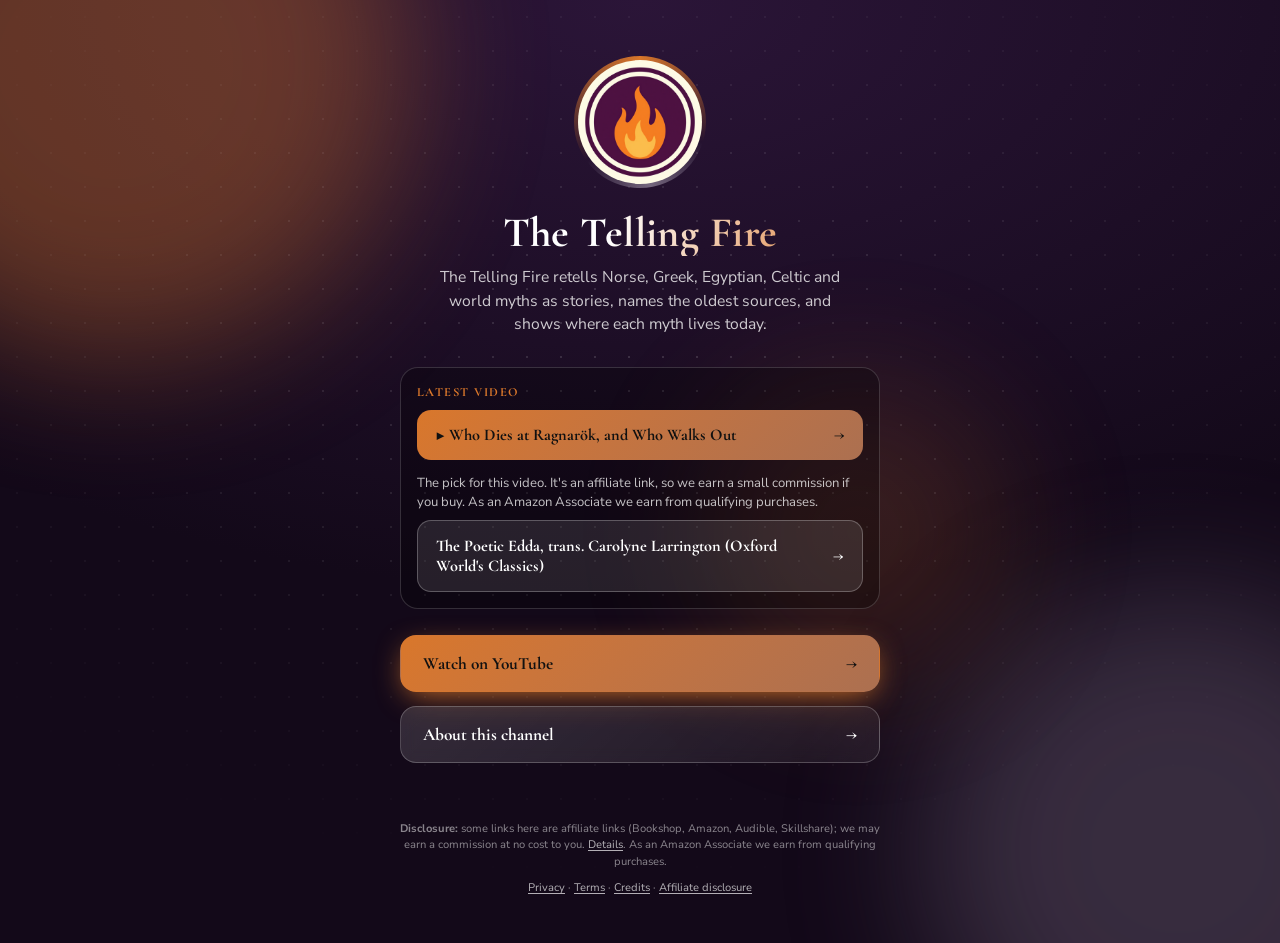
<file: index.html>
<!doctype html>
<html lang="en">
<head>
<meta charset="utf-8">
<meta name="viewport" content="width=device-width, initial-scale=1">
<title>The Telling Fire · Links</title>
<meta name="description" content="The Telling Fire retells Norse, Greek, Egyptian, Celtic and world myths as stories, names the oldest sources, and shows where each myth lives today.">
<link rel="canonical" href="https://tellingfire.visionmediachannels.com/">
<meta property="og:site_name" content="The Telling Fire">
<meta property="og:type" content="website">
<meta property="og:title" content="The Telling Fire">
<meta property="og:description" content="The Telling Fire retells Norse, Greek, Egyptian, Celtic and world myths as stories, names the oldest sources, and shows where each myth lives today.">
<meta property="og:url" content="https://tellingfire.visionmediachannels.com/">
<meta property="og:image" content="https://tellingfire.visionmediachannels.com/images/site-header.png">
<meta name="twitter:card" content="summary_large_image">
<link rel="icon" type="image/png" sizes="32x32" href="https://tellingfire.visionmediachannels.com/favicon-32.png">
<link rel="preconnect" href="https://fonts.googleapis.com"><link rel="preconnect" href="https://fonts.gstatic.com" crossorigin>
<link rel="stylesheet" href="https://fonts.googleapis.com/css2?family=Cormorant+Garamond:wght@400;700&amp;family=Nunito+Sans:wght@400;700&amp;display=swap">
<style>
:root{--bg:#2B1538;--bg2:#130919;--glow:#D9772B;--glow2:#75677e;--head:'Cormorant Garamond',Georgia,serif;--body:'Nunito Sans',system-ui,sans-serif}
*{box-sizing:border-box}html{-webkit-text-size-adjust:100%}
body{margin:0;min-height:100vh;color:#fff;font:17px/1.5 var(--body);background:radial-gradient(120% 90% at 50% 0%,var(--bg) 0%,var(--bg2) 70%);overflow-x:hidden;position:relative}
.orb{position:fixed;border-radius:50%;filter:blur(70px);opacity:.38;pointer-events:none;z-index:0;will-change:transform}
.o1{width:46vmax;height:46vmax;background:var(--glow);top:-18vmax;left:-14vmax;animation:d1 22s ease-in-out infinite alternate}
.o2{width:40vmax;height:40vmax;background:var(--glow2);bottom:-16vmax;right:-12vmax;animation:d2 26s ease-in-out infinite alternate}
.o3{width:24vmax;height:24vmax;background:var(--glow);opacity:.18;top:42%;left:55%;animation:d3 30s ease-in-out infinite alternate}
@keyframes d1{to{transform:translate(18vmax,12vmax) scale(1.2)}}
@keyframes d2{to{transform:translate(-16vmax,-10vmax) scale(1.15)}}
@keyframes d3{to{transform:translate(-30vmax,8vmax) scale(.8)}}
.dots{position:fixed;inset:0;z-index:0;pointer-events:none;background-image:radial-gradient(rgba(255,255,255,.14) 1px,transparent 1.5px);background-size:34px 34px;mask-image:radial-gradient(70% 60% at 50% 40%,#000,transparent);animation:drift 40s linear infinite}
@keyframes drift{to{background-position:34px 68px}}
main{position:relative;z-index:1;max-width:520px;margin:0 auto;padding:56px 20px 28px;text-align:center}
.ring{width:132px;height:132px;margin:0 auto 22px;border-radius:50%;padding:4px;position:relative;
  background:conic-gradient(from 0deg,var(--glow),transparent 30%,var(--glow2),transparent 65%,var(--glow));animation:spin 7s linear infinite;
  opacity:0;animation:spin 7s linear infinite,pop .9s .1s cubic-bezier(.2,.9,.3,1.3) forwards}
.ring::after{content:"";position:absolute;inset:-14px;border-radius:50%;border:2px solid var(--glow);opacity:.0;animation:pulse 3.2s 1s ease-out infinite}
.ring img,.ring .ph{width:100%;height:100%;border-radius:50%;display:block;object-fit:cover;background:var(--bg2);animation:unspin 7s linear infinite}
.ring .ph{display:grid;place-items:center;font:700 44px var(--head)}
@keyframes spin{to{transform:rotate(360deg)}}@keyframes unspin{to{transform:rotate(-360deg)}}
@keyframes pulse{0%{transform:scale(.85);opacity:.55}100%{transform:scale(1.25);opacity:0}}
@keyframes pop{from{opacity:0;transform:scale(.6) rotate(0)}to{opacity:1}}
h1{font:700 clamp(30px,8vw,42px)/1.1 var(--head);margin:0 0 10px;letter-spacing:.01em;
  background:linear-gradient(100deg,#fff 20%,var(--glow) 45%,#fff 70%);background-size:220% 100%;-webkit-background-clip:text;background-clip:text;color:transparent;
  animation:shine 6s 1s ease-in-out infinite,up .8s .25s both}
@keyframes shine{0%,100%{background-position:100% 0}50%{background-position:0 0}}
.tag{margin:0 auto 30px;max-width:420px;color:rgba(255,255,255,.78);font-size:.98rem;animation:up .8s .4s both}
@keyframes up{from{opacity:0;transform:translateY(18px)}to{opacity:1;transform:none}}
.btns{display:grid;gap:14px}
.btn{position:relative;display:flex;align-items:center;justify-content:space-between;gap:12px;padding:17px 22px;border-radius:16px;color:#fff;text-decoration:none;
  font:700 1.08rem var(--head);background:linear-gradient(135deg,rgba(255,255,255,.14),rgba(255,255,255,.05));border:1px solid rgba(255,255,255,.22);
  backdrop-filter:blur(8px);-webkit-backdrop-filter:blur(8px);overflow:hidden;opacity:0;animation:up .7s calc(.55s + var(--i)*.12s) both;
  transition:transform .25s cubic-bezier(.2,.8,.3,1.2),border-color .25s,box-shadow .25s}
.btn:first-child{background:linear-gradient(135deg,var(--glow),color-mix(in srgb,var(--glow) 55%,var(--glow2)));border-color:transparent;color:#111;box-shadow:0 8px 30px -8px var(--glow)}
.btn::before{content:"";position:absolute;top:0;left:-70%;width:45%;height:100%;background:linear-gradient(100deg,transparent,rgba(255,255,255,.4),transparent);transform:skewX(-20deg);transition:left .7s}
.btn:hover,.btn:focus-visible{transform:translateY(-4px) scale(1.02);border-color:var(--glow);box-shadow:0 14px 34px -10px var(--glow);outline:none}
.btn:hover::before{left:130%}.btn i{font-style:normal;transition:transform .25s}.btn:hover i{transform:translateX(6px)}
.btn:active{transform:scale(.98)}
.btn:first-child::after{content:"";position:absolute;inset:0;border-radius:16px;box-shadow:0 0 0 0 var(--glow);animation:ping 2.6s 2s ease-out infinite}
@keyframes ping{0%{box-shadow:0 0 0 0 color-mix(in srgb,var(--glow) 60%,transparent)}70%,100%{box-shadow:0 0 0 16px transparent}}
.latest{margin:0 0 26px;padding:16px;border-radius:18px;background:rgba(0,0,0,.28);border:1px solid rgba(255,255,255,.16);text-align:left;animation:up .8s .5s both}
.kick{margin:0 0 10px;font:700 .78rem var(--head);letter-spacing:.12em;text-transform:uppercase;color:var(--glow)}
.lbtn{display:flex;align-items:center;justify-content:space-between;gap:12px;padding:15px 18px;border-radius:14px;text-decoration:none;font:700 1.02rem var(--head);
  color:#111;background:linear-gradient(135deg,var(--glow),color-mix(in srgb,var(--glow) 55%,var(--glow2)));transition:transform .25s}
.lbtn:hover,.lbtn:focus-visible{transform:translateY(-3px);outline:none}.lbtn i{font-style:normal}
.lbtn.prod{color:#fff;background:rgba(255,255,255,.1);border:1px solid rgba(255,255,255,.25)}
.pdisc{margin:14px 0 8px;font-size:.82rem;line-height:1.45;color:rgba(255,255,255,.75)}
footer{position:relative;z-index:1;max-width:520px;margin:0 auto;padding:30px 20px 36px;text-align:center;font-size:11px;line-height:1.5;color:rgba(255,255,255,.5);animation:up 1s 1.4s both}
footer p{margin:0 0 10px}footer a{color:rgba(255,255,255,.68);text-decoration:underline;text-underline-offset:2px}footer a:hover{color:#fff}
@media (prefers-reduced-motion:reduce){*,*::before,*::after{animation:none!important;transition:none!important}.btn,h1,.tag,.ring,footer{opacity:1!important}}
</style>
</head>
<body>
<div class="orb o1"></div><div class="orb o2"></div><div class="orb o3"></div><div class="dots"></div>
<main>
<div class="ring"><img src="/images/avatar.png" alt="The Telling Fire logo" width="360" height="360"></div>
<h1>The Telling Fire</h1>
<p class="tag">The Telling Fire retells Norse, Greek, Egyptian, Celtic and world myths as stories, names the oldest sources, and shows where each myth lives today.</p>
<section class="latest" aria-label="Latest video"><p class="kick">Latest video</p><a class="lbtn" href="https://www.youtube.com/watch?v=hJPGRXscmHI"><span>▶ Who Dies at Ragnarök, and Who Walks Out</span><i aria-hidden="true">→</i></a><p class="pdisc">The pick for this video. It's an affiliate link, so we earn a small commission if you buy. As an Amazon Associate we earn from qualifying purchases.</p><a class="lbtn prod" rel="sponsored noopener" href="https://www.amazon.com/dp/0199675341?tag=vm-fire-20"><span>The Poetic Edda, trans. Carolyne Larrington (Oxford World&#x27;s Classics)</span><i aria-hidden="true">→</i></a></section>
<nav class="btns" aria-label="Links"><a class="btn" style="--i:0" href="https://www.youtube.com/@tellingfire"><span>Watch on YouTube</span><i aria-hidden="true">→</i></a><a class="btn" style="--i:1" href="https://tellingfire.visionmediachannels.com/about/"><span>About this channel</span><i aria-hidden="true">→</i></a></nav>
</main>
<footer>
<p><strong>Disclosure:</strong> some links here are affiliate links (Bookshop, Amazon, Audible, Skillshare); we may earn a commission at no cost to you. <a href="https://tellingfire.visionmediachannels.com/affiliate-disclosure/">Details</a>. As an Amazon Associate we earn from qualifying purchases.</p>
<p><a href="https://tellingfire.visionmediachannels.com/privacy/">Privacy</a> · <a href="https://tellingfire.visionmediachannels.com/terms/">Terms</a> · <a href="https://tellingfire.visionmediachannels.com/credits/">Credits</a> · <a href="https://tellingfire.visionmediachannels.com/affiliate-disclosure/">Affiliate disclosure</a></p>
</footer>
</body>
</html>
</file>
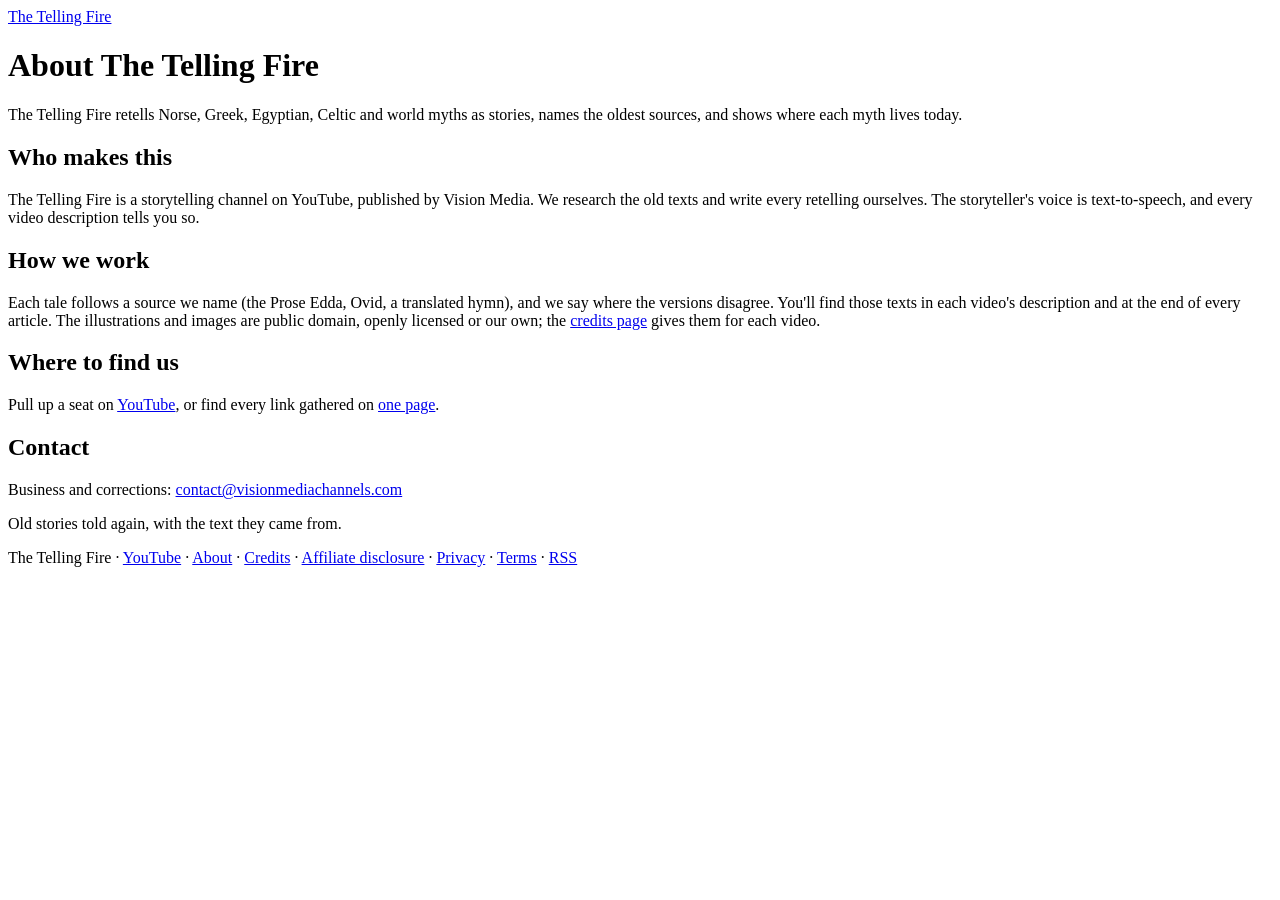
<file: about/index.html>
<!doctype html>
<html lang="en">
<head>
<meta charset="utf-8">
<meta name="viewport" content="width=device-width, initial-scale=1">
<title>About · The Telling Fire</title>
<meta name="description" content="About The Telling Fire: who makes it, how the videos are made, and how to reach us.">
<link rel="canonical" href="https://tellingfire.visionmediachannels.com/about/">
<meta property="og:site_name" content="The Telling Fire">
<meta property="og:type" content="website">
<meta property="og:title" content="About · The Telling Fire">
<meta property="og:description" content="About The Telling Fire: who makes it, how the videos are made, and how to reach us.">
<meta property="og:url" content="https://tellingfire.visionmediachannels.com/about/">
<meta property="og:image" content="https://tellingfire.visionmediachannels.com/images/site-header.png">
<meta name="twitter:card" content="summary_large_image">
<link rel="alternate" type="application/rss+xml" title="The Telling Fire" href="https://tellingfire.visionmediachannels.com/feed.xml">
<link rel="icon" type="image/png" sizes="32x32" href="https://tellingfire.visionmediachannels.com/favicon-32.png">
<link rel="icon" type="image/png" sizes="512x512" href="https://tellingfire.visionmediachannels.com/favicon-512.png">
<link rel="preconnect" href="https://fonts.googleapis.com">
<link rel="preconnect" href="https://fonts.gstatic.com" crossorigin>
<link rel="stylesheet" href="https://fonts.googleapis.com/css2?family=Cormorant+Garamond:wght@400;700&amp;family=Nunito+Sans:wght@400;700&amp;display=swap">
<link rel="stylesheet" href="https://tellingfire.visionmediachannels.com/style.css">

</head>
<body>
<header class="site"><a href="https://tellingfire.visionmediachannels.com/">The Telling Fire</a></header>
<main>
<h1>About The Telling Fire</h1><p class="lede">The Telling Fire retells Norse, Greek, Egyptian, Celtic and world myths as stories, names the oldest sources, and shows where each myth lives today.</p><h2>Who makes this</h2><p>The Telling Fire is a storytelling channel on YouTube, published by Vision Media. We research the old texts and write every retelling ourselves. The storyteller's voice is text-to-speech, and every video description tells you so.</p><h2>How we work</h2><p>Each tale follows a source we name (the Prose Edda, Ovid, a translated hymn), and we say where the versions disagree. You'll find those texts in each video's description and at the end of every article. The illustrations and images are public domain, openly licensed or our own; the <a href="https://tellingfire.visionmediachannels.com/credits/">credits page</a> gives them for each video.</p><h2>Where to find us</h2><p>Pull up a seat on <a href="https://www.youtube.com/@tellingfire">YouTube</a>, or find every link gathered on <a href="https://tellingfire.visionmediachannels.com/go/">one page</a>.</p><h2>Contact</h2><p>Business and corrections: <a href="mailto:contact@visionmediachannels.com">contact@visionmediachannels.com</a></p>
</main>
<footer><p>Old stories told again, with the text they came from.</p><p>The Telling Fire · <a href="https://www.youtube.com/@tellingfire">YouTube</a> · <a href="https://tellingfire.visionmediachannels.com/about/">About</a> · <a href="https://tellingfire.visionmediachannels.com/credits/">Credits</a> · <a href="https://tellingfire.visionmediachannels.com/affiliate-disclosure/">Affiliate disclosure</a> · <a href="https://tellingfire.visionmediachannels.com/privacy/">Privacy</a> · <a href="https://tellingfire.visionmediachannels.com/terms/">Terms</a> · <a href="https://tellingfire.visionmediachannels.com/feed.xml">RSS</a></p></footer>
</body>
</html>
</file>
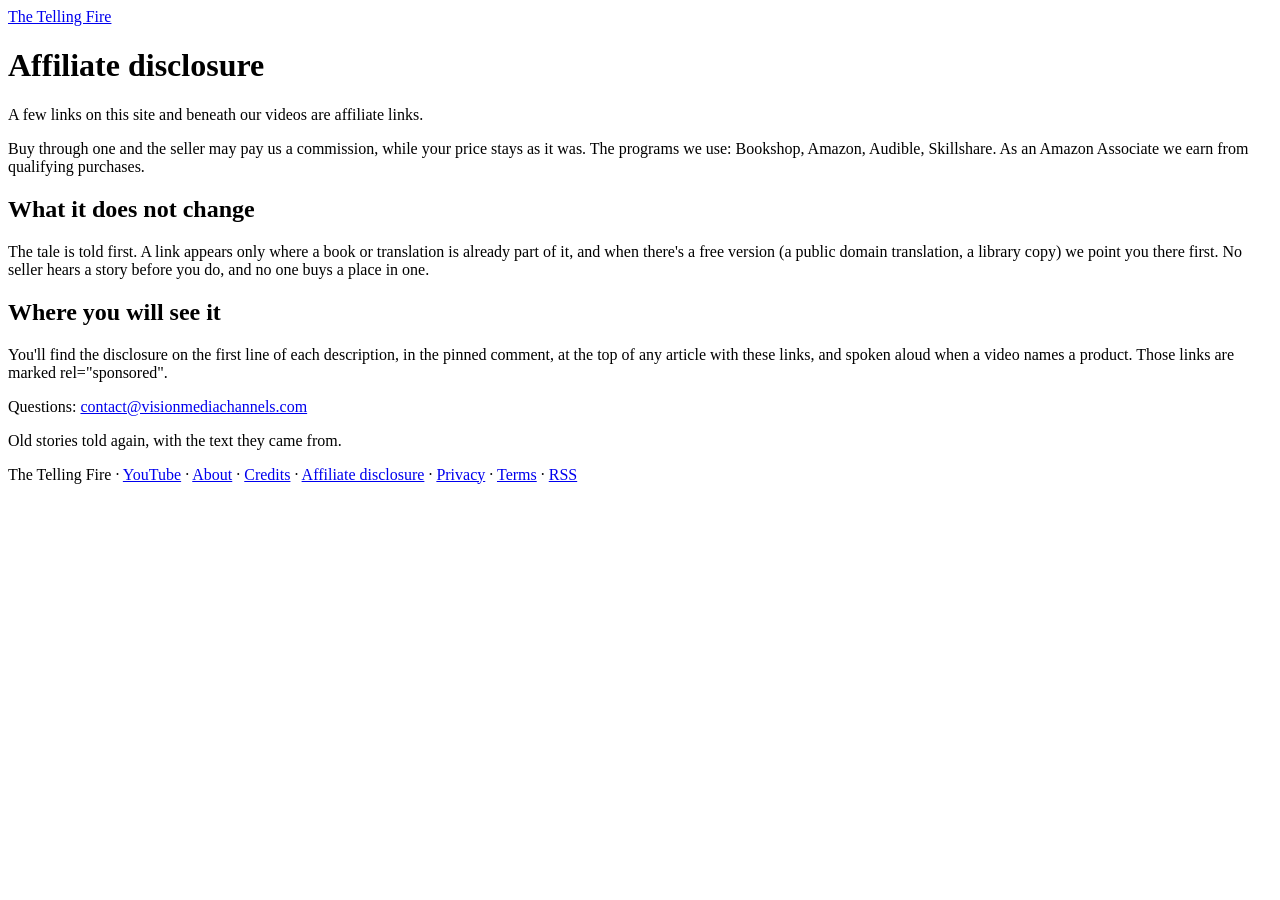
<file: affiliate-disclosure/index.html>
<!doctype html>
<html lang="en">
<head>
<meta charset="utf-8">
<meta name="viewport" content="width=device-width, initial-scale=1">
<title>Affiliate disclosure · The Telling Fire</title>
<meta name="description" content="How The Telling Fire earns from affiliate links and what that means for what we recommend.">
<link rel="canonical" href="https://tellingfire.visionmediachannels.com/affiliate-disclosure/">
<meta property="og:site_name" content="The Telling Fire">
<meta property="og:type" content="website">
<meta property="og:title" content="Affiliate disclosure · The Telling Fire">
<meta property="og:description" content="How The Telling Fire earns from affiliate links and what that means for what we recommend.">
<meta property="og:url" content="https://tellingfire.visionmediachannels.com/affiliate-disclosure/">
<meta property="og:image" content="https://tellingfire.visionmediachannels.com/images/site-header.png">
<meta name="twitter:card" content="summary_large_image">
<link rel="alternate" type="application/rss+xml" title="The Telling Fire" href="https://tellingfire.visionmediachannels.com/feed.xml">
<link rel="icon" type="image/png" sizes="32x32" href="https://tellingfire.visionmediachannels.com/favicon-32.png">
<link rel="icon" type="image/png" sizes="512x512" href="https://tellingfire.visionmediachannels.com/favicon-512.png">
<link rel="preconnect" href="https://fonts.googleapis.com">
<link rel="preconnect" href="https://fonts.gstatic.com" crossorigin>
<link rel="stylesheet" href="https://fonts.googleapis.com/css2?family=Cormorant+Garamond:wght@400;700&amp;family=Nunito+Sans:wght@400;700&amp;display=swap">
<link rel="stylesheet" href="https://tellingfire.visionmediachannels.com/style.css">

</head>
<body>
<header class="site"><a href="https://tellingfire.visionmediachannels.com/">The Telling Fire</a></header>
<main>
<h1>Affiliate disclosure</h1><p class="lede">A few links on this site and beneath our videos are affiliate links.</p><p>Buy through one and the seller may pay us a commission, while your price stays as it was. The programs we use: Bookshop, Amazon, Audible, Skillshare. As an Amazon Associate we earn from qualifying purchases.</p><h2>What it does not change</h2><p>The tale is told first. A link appears only where a book or translation is already part of it, and when there's a free version (a public domain translation, a library copy) we point you there first. No seller hears a story before you do, and no one buys a place in one.</p><h2>Where you will see it</h2><p>You'll find the disclosure on the first line of each description, in the pinned comment, at the top of any article with these links, and spoken aloud when a video names a product. Those links are marked rel="sponsored".</p><p>Questions: <a href="mailto:contact@visionmediachannels.com">contact@visionmediachannels.com</a></p>
</main>
<footer><p>Old stories told again, with the text they came from.</p><p>The Telling Fire · <a href="https://www.youtube.com/@tellingfire">YouTube</a> · <a href="https://tellingfire.visionmediachannels.com/about/">About</a> · <a href="https://tellingfire.visionmediachannels.com/credits/">Credits</a> · <a href="https://tellingfire.visionmediachannels.com/affiliate-disclosure/">Affiliate disclosure</a> · <a href="https://tellingfire.visionmediachannels.com/privacy/">Privacy</a> · <a href="https://tellingfire.visionmediachannels.com/terms/">Terms</a> · <a href="https://tellingfire.visionmediachannels.com/feed.xml">RSS</a></p></footer>
</body>
</html>
</file>
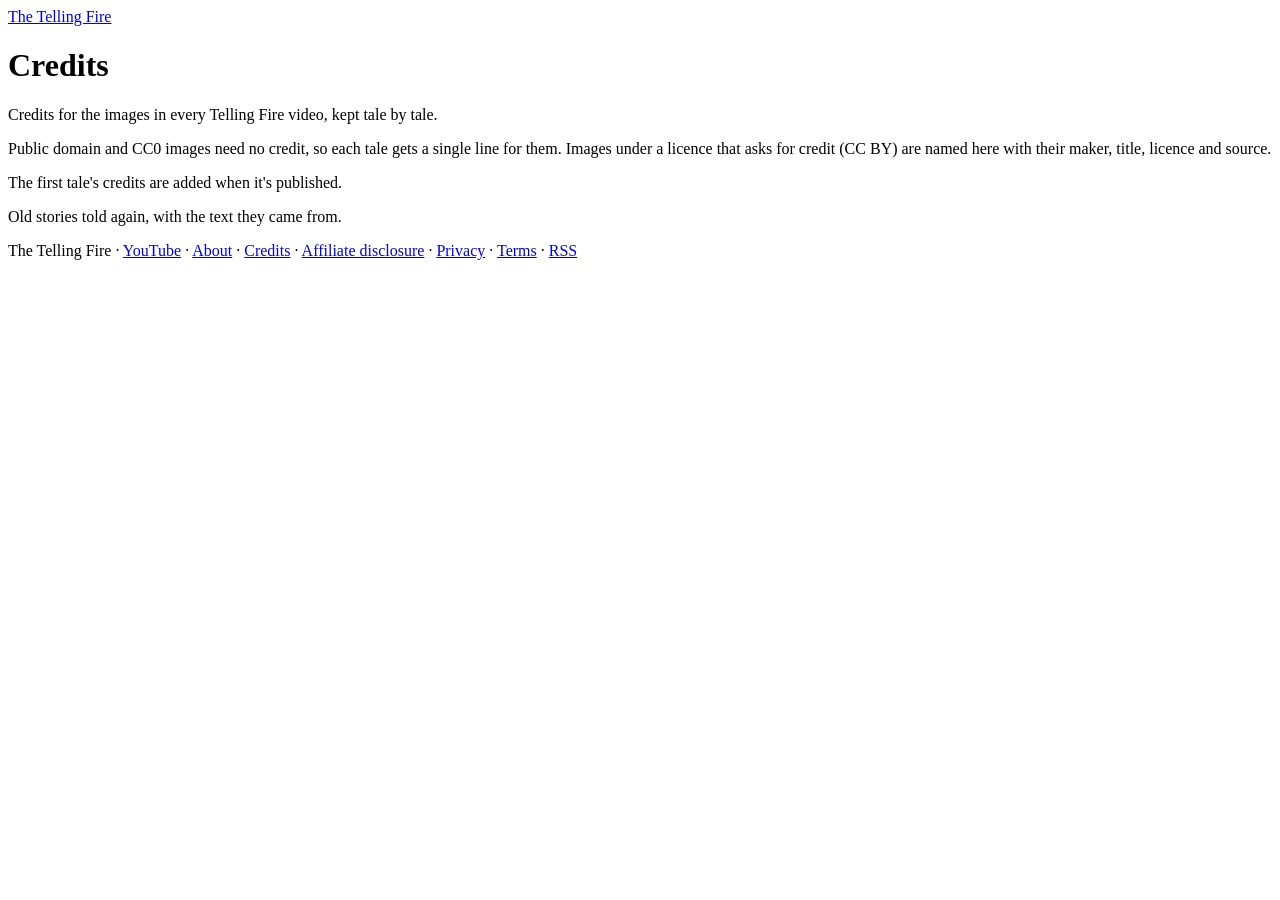
<file: credits/index.html>
<!doctype html>
<html lang="en">
<head>
<meta charset="utf-8">
<meta name="viewport" content="width=device-width, initial-scale=1">
<title>Credits · The Telling Fire</title>
<meta name="description" content="Image and source credits for The Telling Fire videos.">
<link rel="canonical" href="https://tellingfire.visionmediachannels.com/credits/">
<meta property="og:site_name" content="The Telling Fire">
<meta property="og:type" content="website">
<meta property="og:title" content="Credits · The Telling Fire">
<meta property="og:description" content="Image and source credits for The Telling Fire videos.">
<meta property="og:url" content="https://tellingfire.visionmediachannels.com/credits/">
<meta property="og:image" content="https://tellingfire.visionmediachannels.com/images/site-header.png">
<meta name="twitter:card" content="summary_large_image">
<link rel="alternate" type="application/rss+xml" title="The Telling Fire" href="https://tellingfire.visionmediachannels.com/feed.xml">
<link rel="icon" type="image/png" sizes="32x32" href="https://tellingfire.visionmediachannels.com/favicon-32.png">
<link rel="icon" type="image/png" sizes="512x512" href="https://tellingfire.visionmediachannels.com/favicon-512.png">
<link rel="preconnect" href="https://fonts.googleapis.com">
<link rel="preconnect" href="https://fonts.gstatic.com" crossorigin>
<link rel="stylesheet" href="https://fonts.googleapis.com/css2?family=Cormorant+Garamond:wght@400;700&amp;family=Nunito+Sans:wght@400;700&amp;display=swap">
<link rel="stylesheet" href="https://tellingfire.visionmediachannels.com/style.css">

</head>
<body>
<header class="site"><a href="https://tellingfire.visionmediachannels.com/">The Telling Fire</a></header>
<main>
<h1>Credits</h1><p class="lede">Credits for the images in every Telling Fire video, kept tale by tale.</p><p>Public domain and CC0 images need no credit, so each tale gets a single line for them. Images under a licence that asks for credit (CC BY) are named here with their maker, title, licence and source.</p><p class="meta">The first tale's credits are added when it's published.</p>
</main>
<footer><p>Old stories told again, with the text they came from.</p><p>The Telling Fire · <a href="https://www.youtube.com/@tellingfire">YouTube</a> · <a href="https://tellingfire.visionmediachannels.com/about/">About</a> · <a href="https://tellingfire.visionmediachannels.com/credits/">Credits</a> · <a href="https://tellingfire.visionmediachannels.com/affiliate-disclosure/">Affiliate disclosure</a> · <a href="https://tellingfire.visionmediachannels.com/privacy/">Privacy</a> · <a href="https://tellingfire.visionmediachannels.com/terms/">Terms</a> · <a href="https://tellingfire.visionmediachannels.com/feed.xml">RSS</a></p></footer>
</body>
</html>
</file>
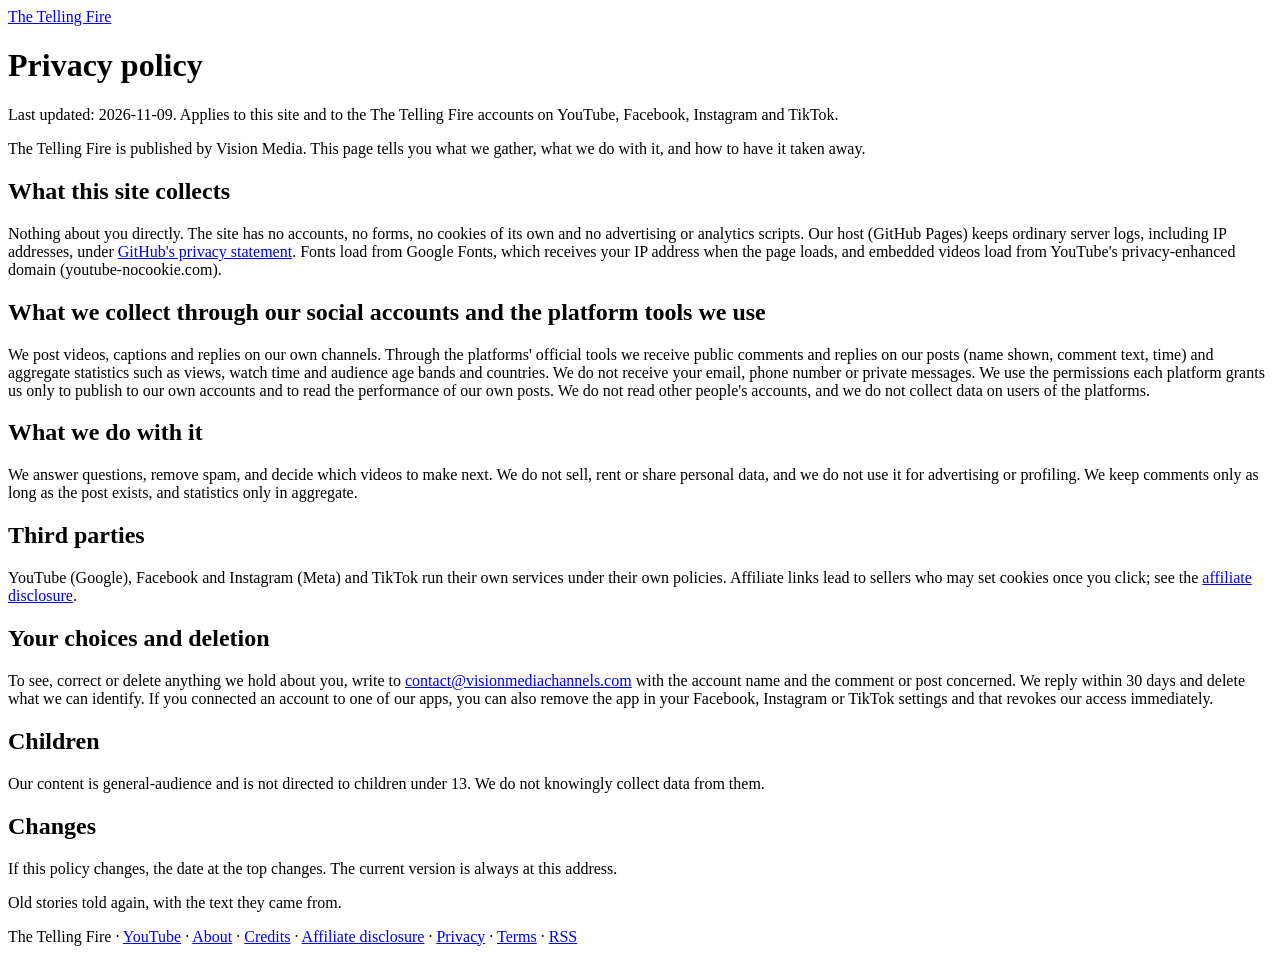
<file: privacy/index.html>
<!doctype html>
<html lang="en">
<head>
<meta charset="utf-8">
<meta name="viewport" content="width=device-width, initial-scale=1">
<title>Privacy policy · The Telling Fire</title>
<meta name="description" content="Privacy policy for The Telling Fire and its social accounts: what data we collect, why, and how to ask us to delete it.">
<link rel="canonical" href="https://tellingfire.visionmediachannels.com/privacy/">
<meta property="og:site_name" content="The Telling Fire">
<meta property="og:type" content="website">
<meta property="og:title" content="Privacy policy · The Telling Fire">
<meta property="og:description" content="Privacy policy for The Telling Fire and its social accounts: what data we collect, why, and how to ask us to delete it.">
<meta property="og:url" content="https://tellingfire.visionmediachannels.com/privacy/">
<meta property="og:image" content="https://tellingfire.visionmediachannels.com/images/site-header.png">
<meta name="twitter:card" content="summary_large_image">
<link rel="alternate" type="application/rss+xml" title="The Telling Fire" href="https://tellingfire.visionmediachannels.com/feed.xml">
<link rel="icon" type="image/png" sizes="32x32" href="https://tellingfire.visionmediachannels.com/favicon-32.png">
<link rel="icon" type="image/png" sizes="512x512" href="https://tellingfire.visionmediachannels.com/favicon-512.png">
<link rel="preconnect" href="https://fonts.googleapis.com">
<link rel="preconnect" href="https://fonts.gstatic.com" crossorigin>
<link rel="stylesheet" href="https://fonts.googleapis.com/css2?family=Cormorant+Garamond:wght@400;700&amp;family=Nunito+Sans:wght@400;700&amp;display=swap">
<link rel="stylesheet" href="https://tellingfire.visionmediachannels.com/style.css">

</head>
<body>
<header class="site"><a href="https://tellingfire.visionmediachannels.com/">The Telling Fire</a></header>
<main>
<h1>Privacy policy</h1><p class="meta">Last updated: 2026-11-09. Applies to this site and to the The Telling Fire accounts on YouTube, Facebook, Instagram and TikTok.</p><p class="lede">The Telling Fire is published by Vision Media. This page tells you what we gather, what we do with it, and how to have it taken away.</p><h2>What this site collects</h2><p>Nothing about you directly. The site has no accounts, no forms, no cookies of its own and no advertising or analytics scripts. Our host (GitHub Pages) keeps ordinary server logs, including IP addresses, under <a href="https://docs.github.com/en/site-policy/privacy-policies/github-general-privacy-statement">GitHub's privacy statement</a>. Fonts load from Google Fonts, which receives your IP address when the page loads, and embedded videos load from YouTube's privacy-enhanced domain (youtube-nocookie.com).</p><h2>What we collect through our social accounts and the platform tools we use</h2><p>We post videos, captions and replies on our own channels. Through the platforms' official tools we receive public comments and replies on our posts (name shown, comment text, time) and aggregate statistics such as views, watch time and audience age bands and countries. We do not receive your email, phone number or private messages. We use the permissions each platform grants us only to publish to our own accounts and to read the performance of our own posts. We do not read other people's accounts, and we do not collect data on users of the platforms.</p><h2>What we do with it</h2><p>We answer questions, remove spam, and decide which videos to make next. We do not sell, rent or share personal data, and we do not use it for advertising or profiling. We keep comments only as long as the post exists, and statistics only in aggregate.</p><h2>Third parties</h2><p>YouTube (Google), Facebook and Instagram (Meta) and TikTok run their own services under their own policies. Affiliate links lead to sellers who may set cookies once you click; see the <a href="https://tellingfire.visionmediachannels.com/affiliate-disclosure/">affiliate disclosure</a>.</p><h2>Your choices and deletion</h2><p>To see, correct or delete anything we hold about you, write to <a href="mailto:contact@visionmediachannels.com">contact@visionmediachannels.com</a> with the account name and the comment or post concerned. We reply within 30 days and delete what we can identify. If you connected an account to one of our apps, you can also remove the app in your Facebook, Instagram or TikTok settings and that revokes our access immediately.</p><h2>Children</h2><p>Our content is general-audience and is not directed to children under 13. We do not knowingly collect data from them.</p><h2>Changes</h2><p>If this policy changes, the date at the top changes. The current version is always at this address.</p>
</main>
<footer><p>Old stories told again, with the text they came from.</p><p>The Telling Fire · <a href="https://www.youtube.com/@tellingfire">YouTube</a> · <a href="https://tellingfire.visionmediachannels.com/about/">About</a> · <a href="https://tellingfire.visionmediachannels.com/credits/">Credits</a> · <a href="https://tellingfire.visionmediachannels.com/affiliate-disclosure/">Affiliate disclosure</a> · <a href="https://tellingfire.visionmediachannels.com/privacy/">Privacy</a> · <a href="https://tellingfire.visionmediachannels.com/terms/">Terms</a> · <a href="https://tellingfire.visionmediachannels.com/feed.xml">RSS</a></p></footer>
</body>
</html>
</file>
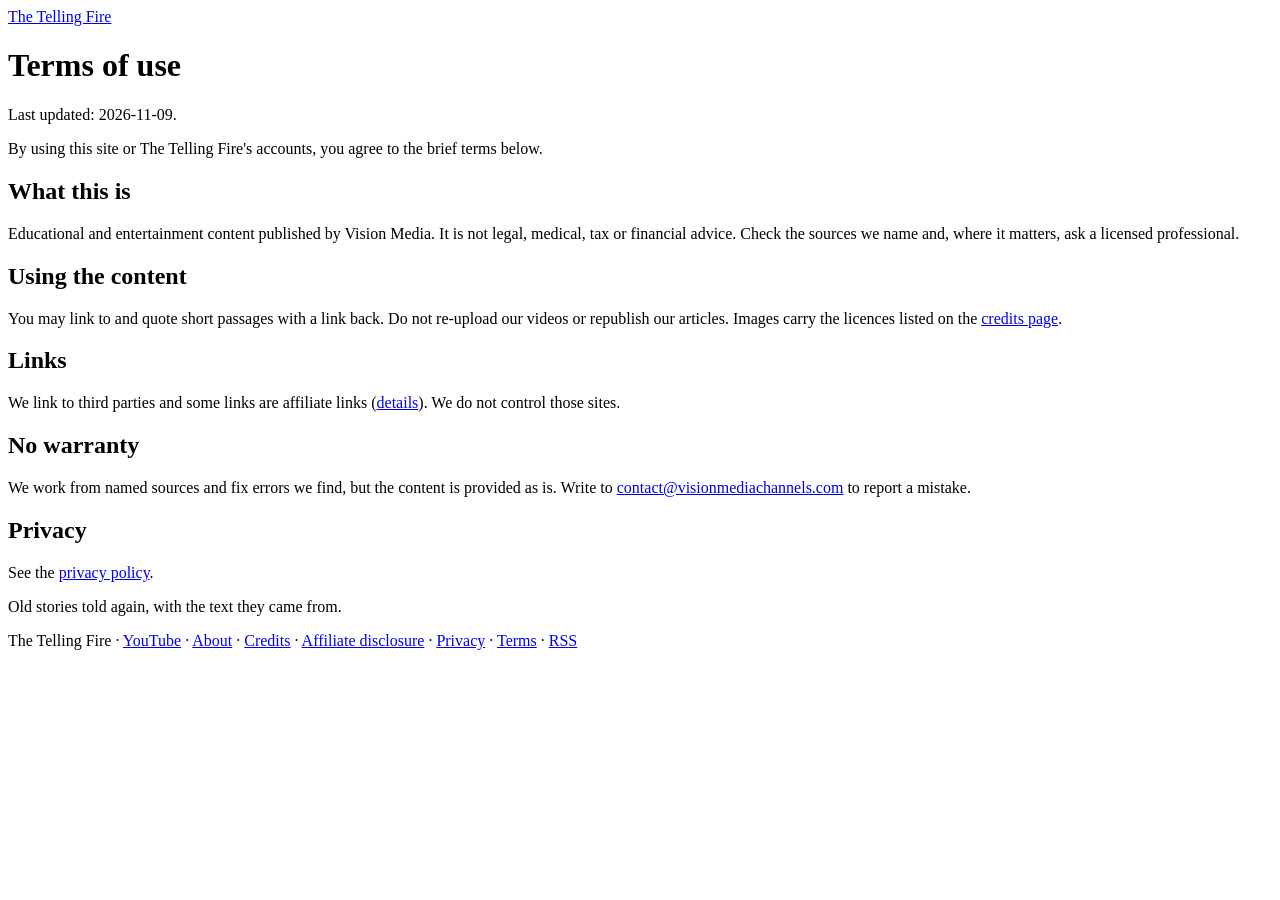
<file: terms/index.html>
<!doctype html>
<html lang="en">
<head>
<meta charset="utf-8">
<meta name="viewport" content="width=device-width, initial-scale=1">
<title>Terms of use · The Telling Fire</title>
<meta name="description" content="Terms of use for the The Telling Fire site and its social accounts.">
<link rel="canonical" href="https://tellingfire.visionmediachannels.com/terms/">
<meta property="og:site_name" content="The Telling Fire">
<meta property="og:type" content="website">
<meta property="og:title" content="Terms of use · The Telling Fire">
<meta property="og:description" content="Terms of use for the The Telling Fire site and its social accounts.">
<meta property="og:url" content="https://tellingfire.visionmediachannels.com/terms/">
<meta property="og:image" content="https://tellingfire.visionmediachannels.com/images/site-header.png">
<meta name="twitter:card" content="summary_large_image">
<link rel="alternate" type="application/rss+xml" title="The Telling Fire" href="https://tellingfire.visionmediachannels.com/feed.xml">
<link rel="icon" type="image/png" sizes="32x32" href="https://tellingfire.visionmediachannels.com/favicon-32.png">
<link rel="icon" type="image/png" sizes="512x512" href="https://tellingfire.visionmediachannels.com/favicon-512.png">
<link rel="preconnect" href="https://fonts.googleapis.com">
<link rel="preconnect" href="https://fonts.gstatic.com" crossorigin>
<link rel="stylesheet" href="https://fonts.googleapis.com/css2?family=Cormorant+Garamond:wght@400;700&amp;family=Nunito+Sans:wght@400;700&amp;display=swap">
<link rel="stylesheet" href="https://tellingfire.visionmediachannels.com/style.css">

</head>
<body>
<header class="site"><a href="https://tellingfire.visionmediachannels.com/">The Telling Fire</a></header>
<main>
<h1>Terms of use</h1><p class="meta">Last updated: 2026-11-09.</p><p class="lede">By using this site or The Telling Fire's accounts, you agree to the brief terms below.</p><h2>What this is</h2><p>Educational and entertainment content published by Vision Media. It is not legal, medical, tax or financial advice. Check the sources we name and, where it matters, ask a licensed professional.</p><h2>Using the content</h2><p>You may link to and quote short passages with a link back. Do not re-upload our videos or republish our articles. Images carry the licences listed on the <a href="https://tellingfire.visionmediachannels.com/credits/">credits page</a>.</p><h2>Links</h2><p>We link to third parties and some links are affiliate links (<a href="https://tellingfire.visionmediachannels.com/affiliate-disclosure/">details</a>). We do not control those sites.</p><h2>No warranty</h2><p>We work from named sources and fix errors we find, but the content is provided as is. Write to <a href="mailto:contact@visionmediachannels.com">contact@visionmediachannels.com</a> to report a mistake.</p><h2>Privacy</h2><p>See the <a href="https://tellingfire.visionmediachannels.com/privacy/">privacy policy</a>.</p>
</main>
<footer><p>Old stories told again, with the text they came from.</p><p>The Telling Fire · <a href="https://www.youtube.com/@tellingfire">YouTube</a> · <a href="https://tellingfire.visionmediachannels.com/about/">About</a> · <a href="https://tellingfire.visionmediachannels.com/credits/">Credits</a> · <a href="https://tellingfire.visionmediachannels.com/affiliate-disclosure/">Affiliate disclosure</a> · <a href="https://tellingfire.visionmediachannels.com/privacy/">Privacy</a> · <a href="https://tellingfire.visionmediachannels.com/terms/">Terms</a> · <a href="https://tellingfire.visionmediachannels.com/feed.xml">RSS</a></p></footer>
</body>
</html>
</file>
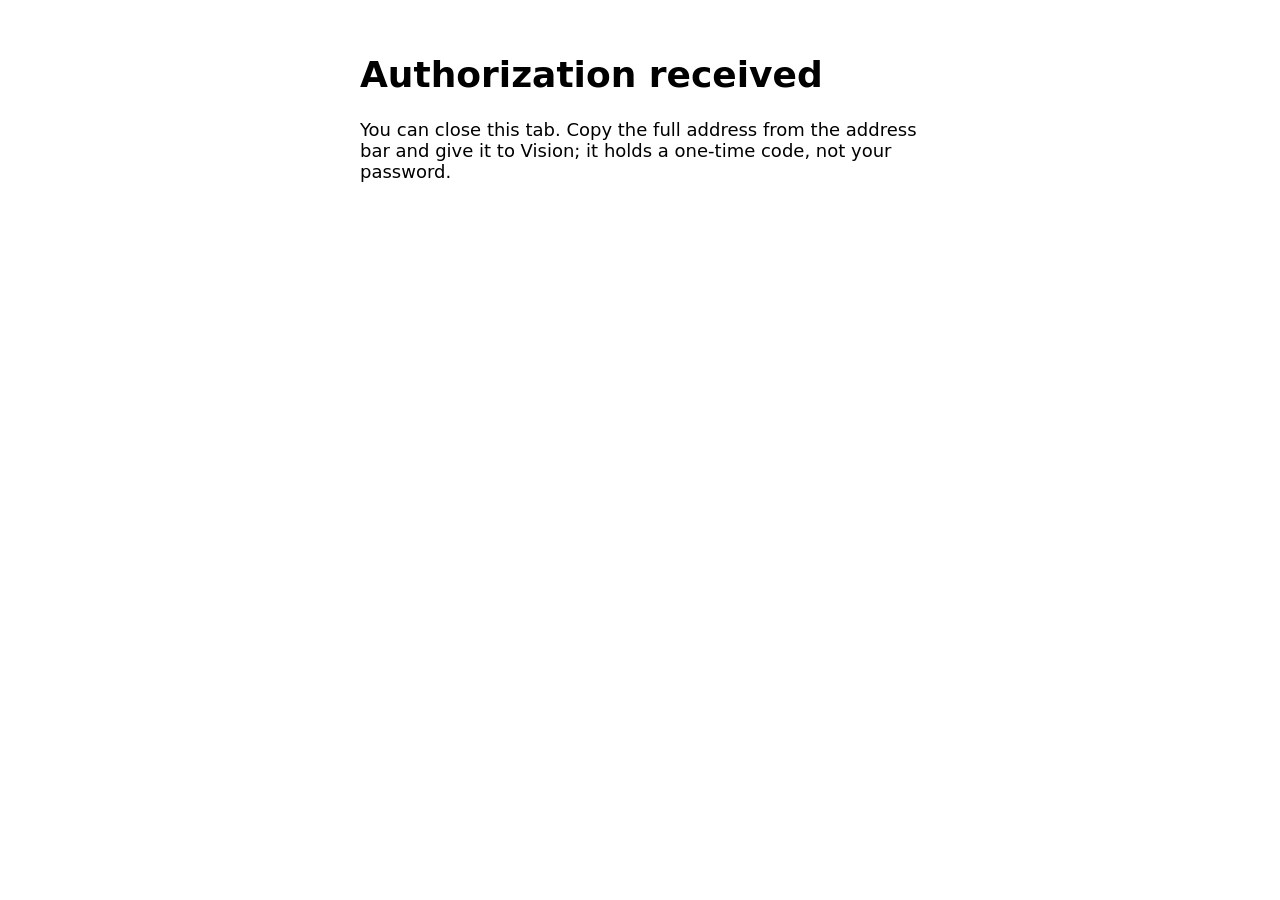
<file: auth/callback/index.html>
<!doctype html><html lang="en"><head><meta charset="utf-8"><meta name="robots" content="noindex"><title>Authorization received</title></head><body style="font:18px system-ui;max-width:560px;margin:3em auto;padding:0 1em"><h1>Authorization received</h1><p>You can close this tab. Copy the full address from the address bar and give it to Vision; it holds a one-time code, not your password.</p></body></html>
</file>
